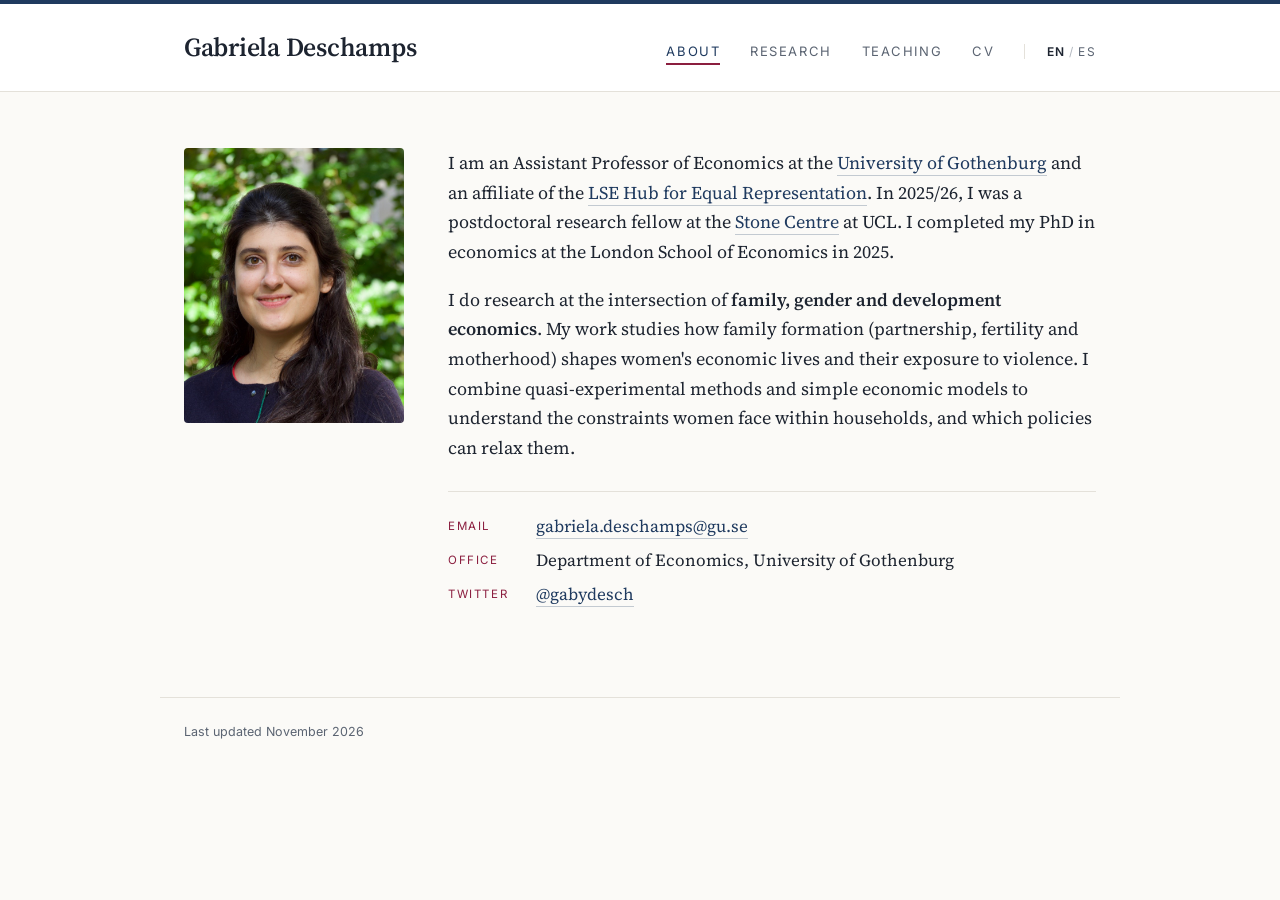
<file: index.html>
<!DOCTYPE html>
<html lang="en">
<head>
  <meta charset="utf-8">
  <meta name="viewport" content="width=device-width, initial-scale=1">
  <title>Gabriela Deschamps</title>
  <meta name="description" content="Gabriela Deschamps, Assistant Professor of Economics at the University of Gothenburg. Research in family, gender and development economics.">
  <link rel="alternate" hreflang="en" href="index.html">
  <link rel="alternate" hreflang="es" href="index-es.html">
  <link rel="preconnect" href="https://fonts.googleapis.com">
  <link rel="preconnect" href="https://fonts.gstatic.com" crossorigin>
  <link href="https://fonts.googleapis.com/css2?family=Inter:wght@400;500;600&family=Source+Serif+4:ital,opsz,wght@0,8..60,400;0,8..60,500;0,8..60,600;1,8..60,400&display=swap" rel="stylesheet">
  <link rel="stylesheet" href="style.css">
</head>
<body>
  <header class="site-header">
    <div class="inner">
      <a class="site-name" href="index.html">Gabriela Deschamps</a>
      <nav>
        <a href="index.html" class="active">About</a>
        <a href="research.html">Research</a>
        <a href="teaching.html">Teaching</a>
        <a href="cv.pdf">CV</a>
        <span class="lang"><span class="current">EN</span> / <a href="index-es.html" lang="es">ES</a></span>
      </nav>
    </div>
  </header>

  <main>
    <div class="about">
      <img class="portrait" src="Photo_GabrielaDeschamps.jpeg" alt="Portrait of Gabriela Deschamps">

      <div>
        <p>I am an Assistant Professor of Economics at the
          <a href="https://www.gu.se/en/school-business-economics-law/economics">University of Gothenburg</a>
          and an affiliate of the
          <a href="https://www.hubequalrep.org">LSE Hub for Equal Representation</a>.
          In 2025/26, I was a postdoctoral research fellow at the
          <a href="https://www.stone-econ.org/">Stone Centre</a> at UCL.
          I completed my PhD in economics at the London School of Economics in 2025.</p>

        <p>I do research at the intersection of <strong>family, gender and development economics</strong>.
          My work studies how family formation (partnership, fertility and motherhood) shapes women's
          economic lives and their exposure to violence. I combine quasi-experimental methods and simple
          economic models to understand the constraints women face within households, and which policies
          can relax them.</p>

        <dl class="contact">
          <dt>Email</dt>
          <dd><a href="mailto:gabriela.deschamps@gu.se">gabriela.deschamps@gu.se</a></dd>
          <dt>Office</dt>
          <dd>Department of Economics, University of Gothenburg</dd>
          <dt>Twitter</dt>
          <dd><a href="https://twitter.com/gabydesch">@gabydesch</a></dd>
        </dl>
      </div>
    </div>
  </main>

  <footer>Last updated November 2026</footer>
</body>
</html>
</file>
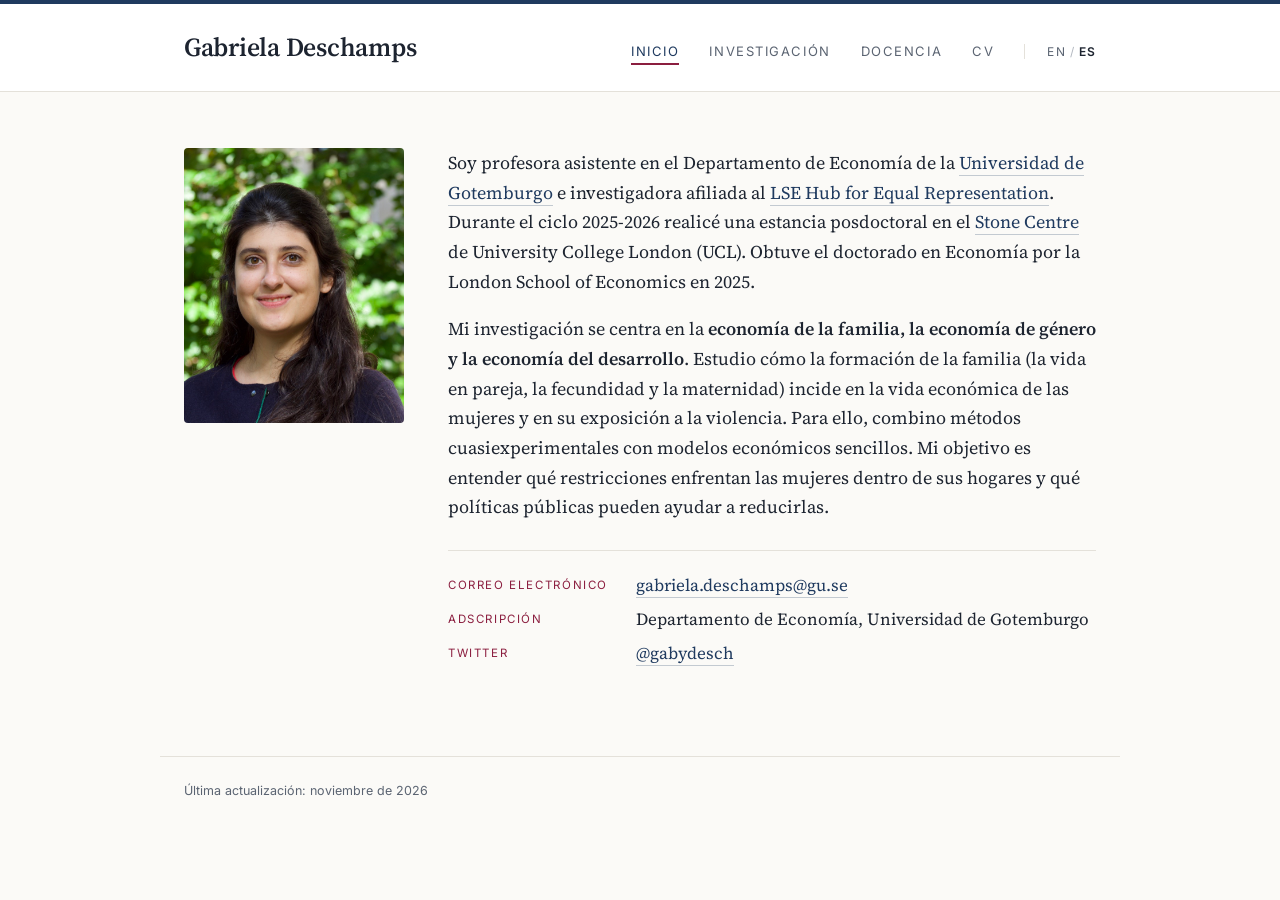
<file: index-es.html>
<!DOCTYPE html>
<html lang="es">
<head>
  <meta charset="utf-8">
  <meta name="viewport" content="width=device-width, initial-scale=1">
  <title>Gabriela Deschamps</title>
  <meta name="description" content="Gabriela Deschamps, profesora asistente de economía en la Universidad de Gotemburgo. Investigación en economía de la familia, de género y del desarrollo.">
  <link rel="alternate" hreflang="en" href="index.html">
  <link rel="alternate" hreflang="es" href="index-es.html">
  <link rel="preconnect" href="https://fonts.googleapis.com">
  <link rel="preconnect" href="https://fonts.gstatic.com" crossorigin>
  <link href="https://fonts.googleapis.com/css2?family=Inter:wght@400;500;600&family=Source+Serif+4:ital,opsz,wght@0,8..60,400;0,8..60,500;0,8..60,600;1,8..60,400&display=swap" rel="stylesheet">
  <link rel="stylesheet" href="style.css">
</head>
<body>
  <header class="site-header">
    <div class="inner">
      <a class="site-name" href="index-es.html">Gabriela Deschamps</a>
      <nav>
        <a href="index-es.html" class="active">Inicio</a>
        <a href="research-es.html">Investigación</a>
        <a href="teaching-es.html">Docencia</a>
        <a href="cv.pdf">CV</a>
        <span class="lang"><a href="index.html" lang="en">EN</a> / <span class="current">ES</span></span>
      </nav>
    </div>
  </header>

  <main>
    <div class="about">
      <img class="portrait" src="Photo_GabrielaDeschamps.jpeg" alt="Retrato de Gabriela Deschamps">

      <div>
        <p>Soy profesora asistente en el Departamento de Economía de la
          <a href="https://www.gu.se/en/school-business-economics-law/economics">Universidad de Gotemburgo</a>
          e investigadora afiliada al
          <a href="https://www.hubequalrep.org">LSE Hub for Equal Representation</a>.
          Durante el ciclo 2025-2026 realicé una estancia posdoctoral en el
          <a href="https://www.stone-econ.org/">Stone Centre</a> de University College London (UCL).
          Obtuve el doctorado en Economía por la London School of Economics en 2025.</p>

        <p>Mi investigación se centra en la <strong>economía de la familia, la economía de género y la economía del desarrollo</strong>.
          Estudio cómo la formación de la familia (la vida en pareja, la fecundidad y la maternidad) incide
          en la vida económica de las mujeres y en su exposición a la violencia. Para ello, combino
          métodos cuasiexperimentales con modelos económicos sencillos. Mi objetivo es entender qué
          restricciones enfrentan las mujeres dentro de sus hogares y qué políticas públicas pueden ayudar a
          reducirlas.</p>

        <dl class="contact">
          <dt>Correo electrónico</dt>
          <dd><a href="mailto:gabriela.deschamps@gu.se">gabriela.deschamps@gu.se</a></dd>
          <dt>Adscripción</dt>
          <dd>Departamento de Economía, Universidad de Gotemburgo</dd>
          <dt>Twitter</dt>
          <dd><a href="https://twitter.com/gabydesch">@gabydesch</a></dd>
        </dl>
      </div>
    </div>
  </main>

  <footer>Última actualización: noviembre de 2026</footer>
</body>
</html>
</file>
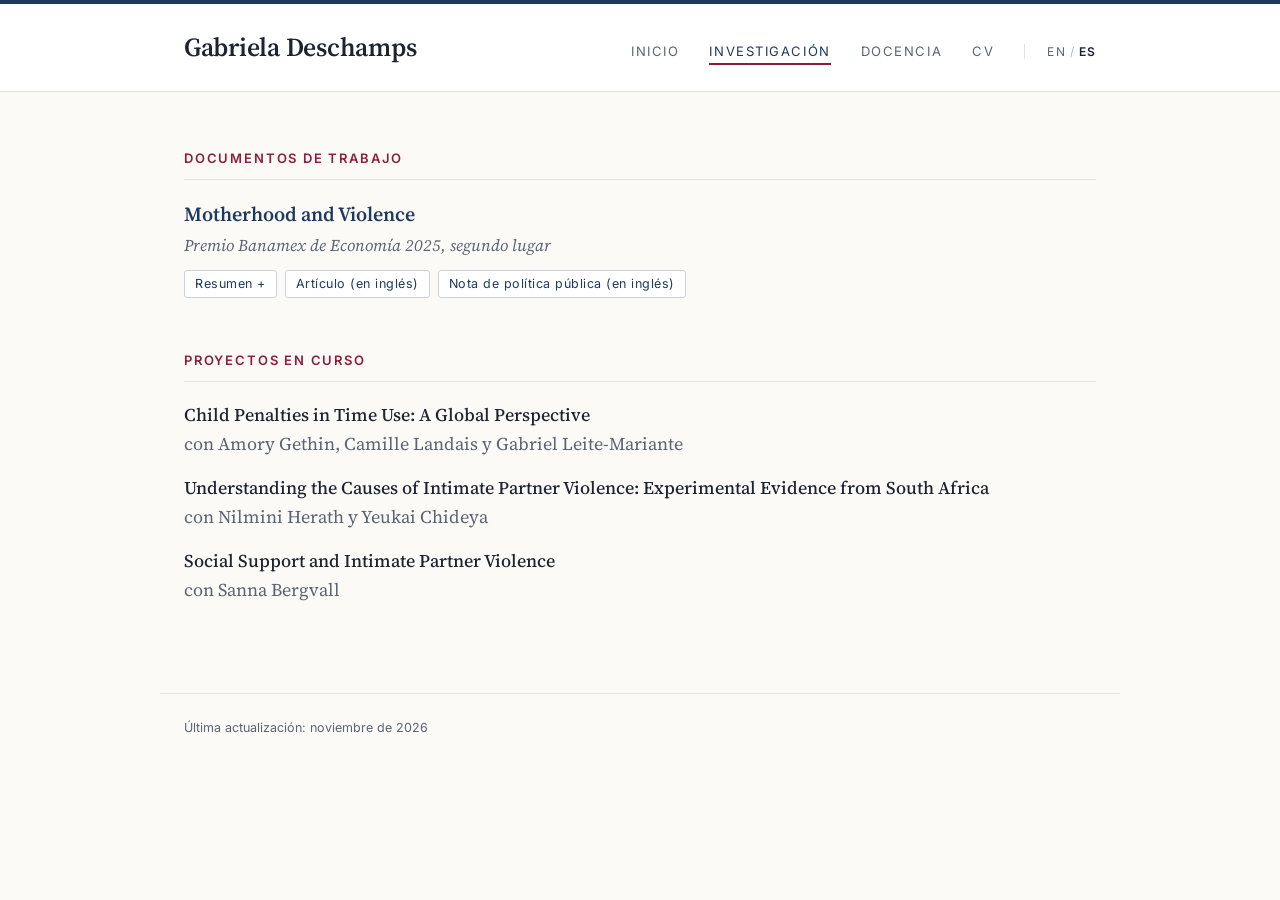
<file: research-es.html>
<!DOCTYPE html>
<html lang="es">
<head>
  <meta charset="utf-8">
  <meta name="viewport" content="width=device-width, initial-scale=1">
  <title>Investigación · Gabriela Deschamps</title>
  <meta name="description" content="Investigación de Gabriela Deschamps sobre maternidad, violencia de pareja y género en el desarrollo.">
  <link rel="alternate" hreflang="en" href="research.html">
  <link rel="alternate" hreflang="es" href="research-es.html">
  <link rel="preconnect" href="https://fonts.googleapis.com">
  <link rel="preconnect" href="https://fonts.gstatic.com" crossorigin>
  <link href="https://fonts.googleapis.com/css2?family=Inter:wght@400;500;600&family=Source+Serif+4:ital,opsz,wght@0,8..60,400;0,8..60,500;0,8..60,600;1,8..60,400&display=swap" rel="stylesheet">
  <link rel="stylesheet" href="style.css">
</head>
<body>
  <header class="site-header">
    <div class="inner">
      <a class="site-name" href="index-es.html">Gabriela Deschamps</a>
      <nav>
        <a href="index-es.html">Inicio</a>
        <a href="research-es.html" class="active">Investigación</a>
        <a href="teaching-es.html">Docencia</a>
        <a href="cv.pdf">CV</a>
        <span class="lang"><a href="research.html" lang="en">EN</a> / <span class="current">ES</span></span>
      </nav>
    </div>
  </header>

  <main>
    <section>
      <h2>Documentos de trabajo</h2>

      <article class="paper">
        <p class="paper-title" lang="en">
          <a href="https://drive.google.com/file/d/1K6XHh_PpdOLtD5CjHqZ3EwWHlTZFZ8nu/view?usp=drive_link">Motherhood and Violence</a>
        </p>
        <p class="note">Premio Banamex de Economía 2025, segundo lugar</p>
        <div class="links">
          <button class="btn" type="button" aria-expanded="false" aria-controls="abs-motherhood">Resumen</button>
          <a class="btn" href="https://drive.google.com/file/d/1K6XHh_PpdOLtD5CjHqZ3EwWHlTZFZ8nu/view?usp=drive_link">Artículo (en inglés)</a>
          <a class="btn" href="https://ucleconbrief.co.uk/2026/11/19/why-mothers-face-more-violence-from-their-partners-evidence-from-mexico/">Nota de política pública (en inglés)</a>
        </div>
        <div class="abstract-text" id="abs-motherhood" hidden>
          Entender por qué las mujeres sufren violencia de pareja es fundamental para poder prevenirla. Que una
          mujer viva violencia depende de dos cosas: de que su pareja ejerza violencia, y de que ella permanezca en
          esa relación. Distinguir entre estos mecanismos es importante para diseñar políticas efectivas, pero
          no es posible hacerlo con las medidas de violencia utilizadas habitualmente. En este trabajo propongo
          un marco teórico y empírico para distinguirlos, y lo aplico al contexto de la maternidad, donde la
          violencia de pareja suele aumentar. Desarrollo un modelo simple que genera predicciones distintas para
          cada mecanismo, y las contrasto con datos mexicanos que registran no solo la violencia actual, sino
          también el historial de violencia y separación con parejas anteriores. Para establecer causalidad,
          utilizo la apertura de farmacias como un cambio inesperado en el acceso a anticonceptivos. Encuentro
          que la maternidad aumenta la probabilidad de que una mujer sufra violencia, pero no porque los hombres
          se vuelvan violentos, sino porque la maternidad dificulta que las mujeres salgan de relaciones
          abusivas.
        </div>
      </article>
    </section>

    <section>
      <h2>Proyectos en curso</h2>
      <ul class="wip-list">
        <li>
          <p class="paper-title" lang="en">Child Penalties in Time Use: A Global Perspective</p>
          <p class="coauthors">con Amory Gethin, Camille Landais y Gabriel Leite-Mariante</p>
        </li>
        <li>
          <p class="paper-title" lang="en">Understanding the Causes of Intimate Partner Violence: Experimental Evidence from South Africa</p>
          <p class="coauthors">con Nilmini Herath y Yeukai Chideya</p>
        </li>
        <li>
          <p class="paper-title" lang="en">Social Support and Intimate Partner Violence</p>
          <p class="coauthors">con Sanna Bergvall</p>
        </li>
      </ul>
    </section>
  </main>

  <footer>Última actualización: noviembre de 2026</footer>

  <script>
    document.querySelectorAll('button[aria-controls]').forEach(function (btn) {
      btn.addEventListener('click', function () {
        var panel = document.getElementById(btn.getAttribute('aria-controls'));
        var open = btn.getAttribute('aria-expanded') === 'true';
        btn.setAttribute('aria-expanded', String(!open));
        panel.hidden = open;
      });
    });
  </script>
</body>
</html>
</file>
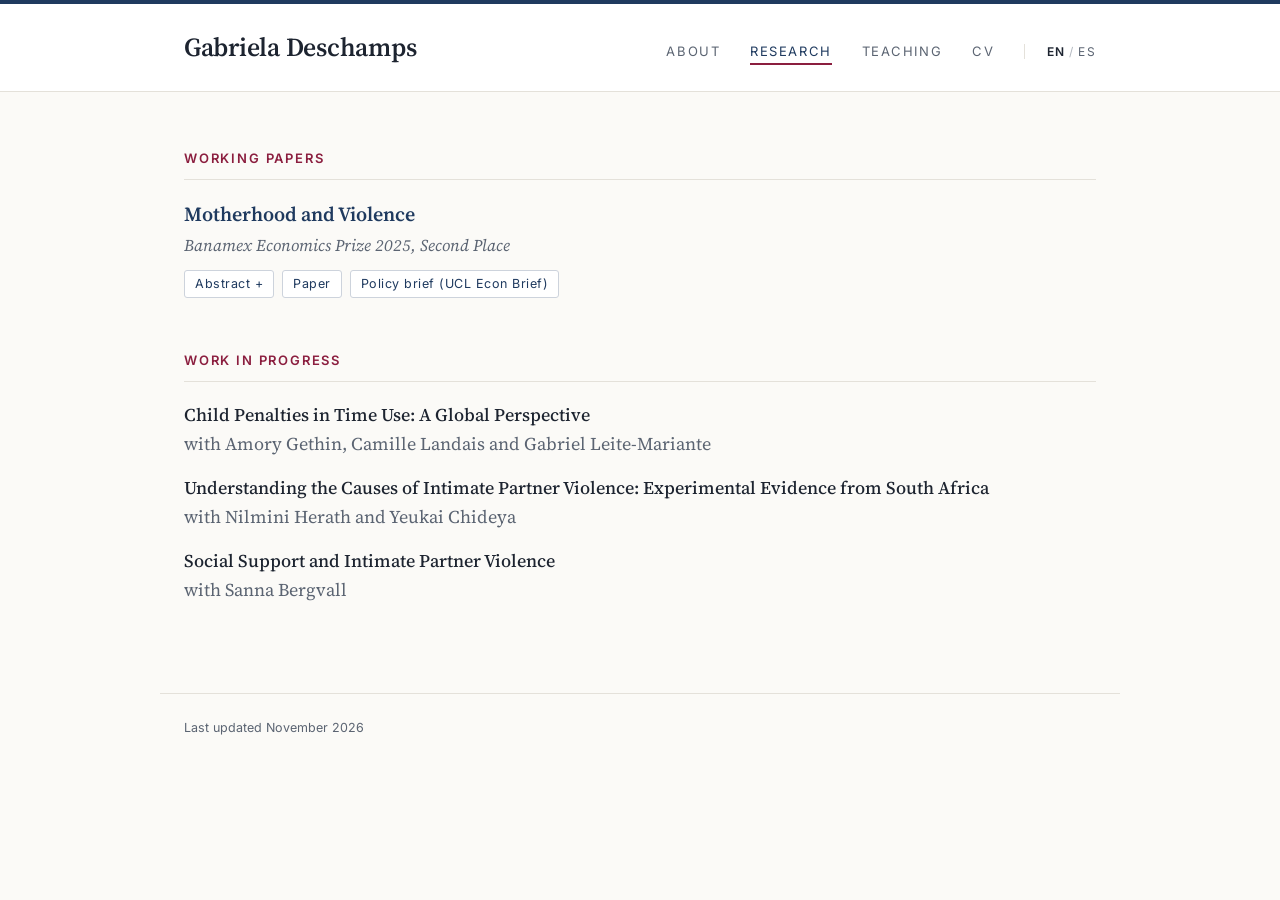
<file: research.html>
<!DOCTYPE html>
<html lang="en">
<head>
  <meta charset="utf-8">
  <meta name="viewport" content="width=device-width, initial-scale=1">
  <title>Research · Gabriela Deschamps</title>
  <meta name="description" content="Research by Gabriela Deschamps on motherhood, intimate partner violence and gender in development.">
  <link rel="alternate" hreflang="en" href="research.html">
  <link rel="alternate" hreflang="es" href="research-es.html">
  <link rel="preconnect" href="https://fonts.googleapis.com">
  <link rel="preconnect" href="https://fonts.gstatic.com" crossorigin>
  <link href="https://fonts.googleapis.com/css2?family=Inter:wght@400;500;600&family=Source+Serif+4:ital,opsz,wght@0,8..60,400;0,8..60,500;0,8..60,600;1,8..60,400&display=swap" rel="stylesheet">
  <link rel="stylesheet" href="style.css">
</head>
<body>
  <header class="site-header">
    <div class="inner">
      <a class="site-name" href="index.html">Gabriela Deschamps</a>
      <nav>
        <a href="index.html">About</a>
        <a href="research.html" class="active">Research</a>
        <a href="teaching.html">Teaching</a>
        <a href="cv.pdf">CV</a>
        <span class="lang"><span class="current">EN</span> / <a href="research-es.html" lang="es">ES</a></span>
      </nav>
    </div>
  </header>

  <main>
    <section>
      <h2>Working Papers</h2>

      <article class="paper">
        <p class="paper-title">
          <a href="https://drive.google.com/file/d/1K6XHh_PpdOLtD5CjHqZ3EwWHlTZFZ8nu/view?usp=drive_link">Motherhood and Violence</a>
        </p>
        <p class="note">Banamex Economics Prize 2025, Second Place</p>
        <div class="links">
          <button class="btn" type="button" aria-expanded="false" aria-controls="abs-motherhood">Abstract</button>
          <a class="btn" href="https://drive.google.com/file/d/1K6XHh_PpdOLtD5CjHqZ3EwWHlTZFZ8nu/view?usp=drive_link">Paper</a>
          <a class="btn" href="https://ucleconbrief.co.uk/2026/11/19/why-mothers-face-more-violence-from-their-partners-evidence-from-mexico/">Policy brief (UCL Econ Brief)</a>
        </div>
        <div class="abstract-text" id="abs-motherhood" hidden>
          Intimate Partner Violence (IPV) is pervasive across countries and especially common among mothers.
          This paper establishes a causal relationship between motherhood and violence and provides evidence
          on two channels: (i) that motherhood causes men to exert violence, or (ii) that motherhood makes
          women more likely to stay with a violent partner. A simple model shows that both channels can
          increase IPV after motherhood, and they can be empirically disentangled using data that record past
          violence and separation histories. Using survey data from Mexico with these characteristics, I first
          document that motherhood is associated with a higher probability of current violence and a lower
          probability of leaving, but find no relationship between motherhood and men’s violent behavior.
          Causal evidence also supports the second channel. Using pharmacy openings as a shock to fertility,
          I find that motherhood increases IPV exposure entirely driven by changes in exit behavior. My results
          suggest that policies that strengthen women’s control over fertility can reduce IPV by enabling them
          to leave violent relationships before they are locked in by motherhood.
        </div>
      </article>
    </section>

    <section>
      <h2>Work in Progress</h2>
      <ul class="wip-list">
        <li>
          <p class="paper-title">Child Penalties in Time Use: A Global Perspective</p>
          <p class="coauthors">with Amory Gethin, Camille Landais and Gabriel Leite-Mariante</p>
        </li>
        <li>
          <p class="paper-title">Understanding the Causes of Intimate Partner Violence: Experimental Evidence from South Africa</p>
          <p class="coauthors">with Nilmini Herath and Yeukai Chideya</p>
        </li>
        <li>
          <p class="paper-title">Social Support and Intimate Partner Violence</p>
          <p class="coauthors">with Sanna Bergvall</p>
        </li>
      </ul>
    </section>
  </main>

  <footer>Last updated November 2026</footer>

  <script>
    document.querySelectorAll('button[aria-controls]').forEach(function (btn) {
      btn.addEventListener('click', function () {
        var panel = document.getElementById(btn.getAttribute('aria-controls'));
        var open = btn.getAttribute('aria-expanded') === 'true';
        btn.setAttribute('aria-expanded', String(!open));
        panel.hidden = open;
      });
    });
  </script>
</body>
</html>
</file>
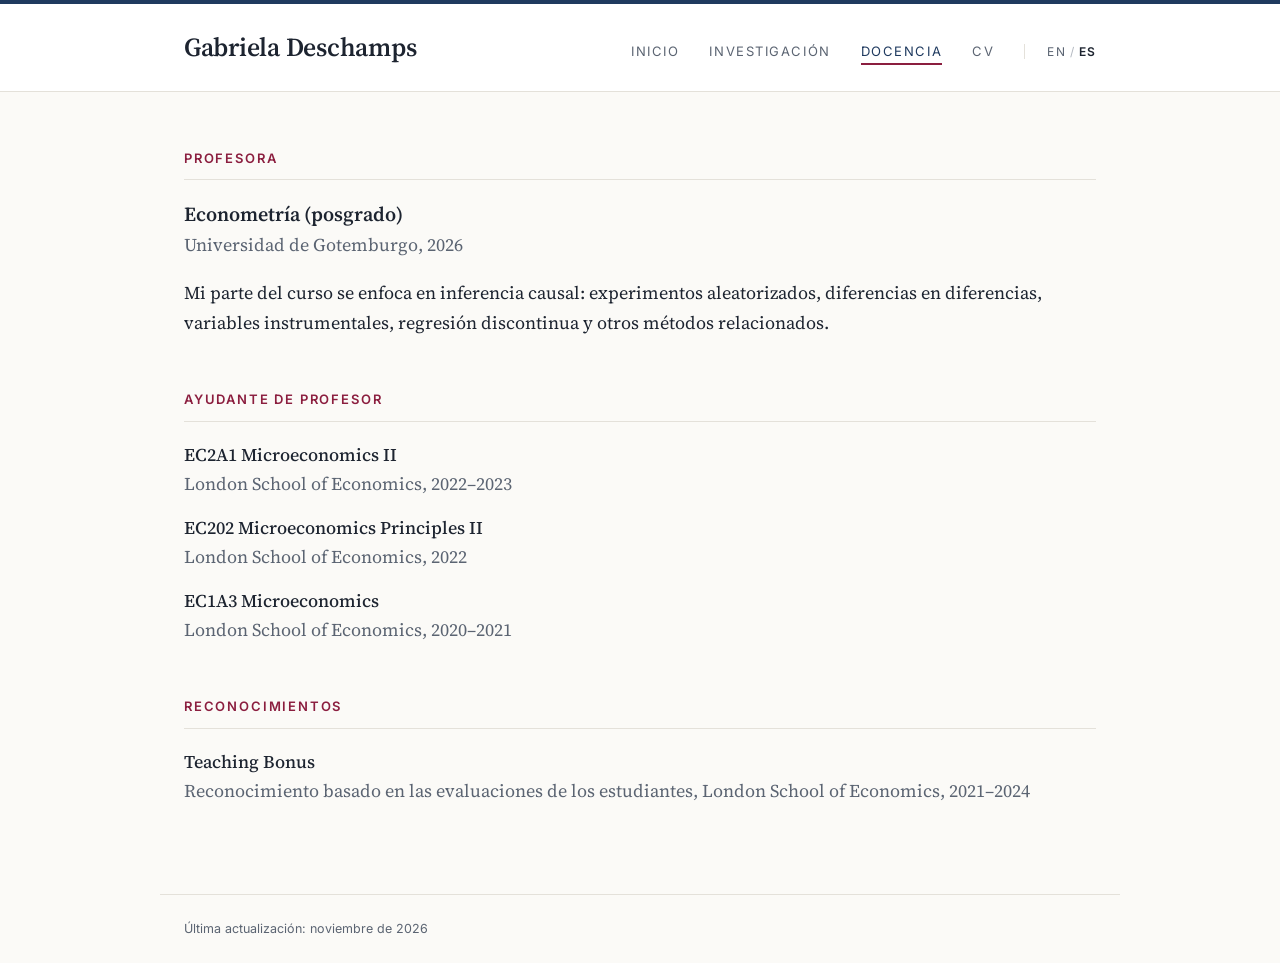
<file: teaching-es.html>
<!DOCTYPE html>
<html lang="es">
<head>
  <meta charset="utf-8">
  <meta name="viewport" content="width=device-width, initial-scale=1">
  <title>Docencia · Gabriela Deschamps</title>
  <meta name="description" content="Docencia de Gabriela Deschamps, incluyendo econometría de posgrado e inferencia causal en la Universidad de Gotemburgo.">
  <link rel="alternate" hreflang="en" href="teaching.html">
  <link rel="alternate" hreflang="es" href="teaching-es.html">
  <link rel="preconnect" href="https://fonts.googleapis.com">
  <link rel="preconnect" href="https://fonts.gstatic.com" crossorigin>
  <link href="https://fonts.googleapis.com/css2?family=Inter:wght@400;500;600&family=Source+Serif+4:ital,opsz,wght@0,8..60,400;0,8..60,500;0,8..60,600;1,8..60,400&display=swap" rel="stylesheet">
  <link rel="stylesheet" href="style.css">
</head>
<body>
  <header class="site-header">
    <div class="inner">
      <a class="site-name" href="index-es.html">Gabriela Deschamps</a>
      <nav>
        <a href="index-es.html">Inicio</a>
        <a href="research-es.html">Investigación</a>
        <a href="teaching-es.html" class="active">Docencia</a>
        <a href="cv.pdf">CV</a>
        <span class="lang"><a href="teaching.html" lang="en">EN</a> / <span class="current">ES</span></span>
      </nav>
    </div>
  </header>

  <main>
    <section>
      <h2>Profesora</h2>

      <article class="paper">
        <p class="paper-title">Econometría (posgrado)</p>
        <p class="coauthors">Universidad de Gotemburgo, 2026</p>
        <p>Mi parte del curso se enfoca en inferencia causal: experimentos aleatorizados, diferencias en diferencias,
          variables instrumentales, regresión discontinua y otros métodos relacionados.</p>
      </article>
    </section>

    <section>
      <h2>Ayudante de profesor</h2>
      <ul class="wip-list">
        <li>
          <p class="paper-title" lang="en">EC2A1 Microeconomics II</p>
          <p class="coauthors">London School of Economics, 2022–2023</p>
        </li>
        <li>
          <p class="paper-title" lang="en">EC202 Microeconomics Principles II</p>
          <p class="coauthors">London School of Economics, 2022</p>
        </li>
        <li>
          <p class="paper-title" lang="en">EC1A3 Microeconomics</p>
          <p class="coauthors">London School of Economics, 2020–2021</p>
        </li>
      </ul>
    </section>

    <section>
      <h2>Reconocimientos</h2>
      <ul class="wip-list">
        <li>
          <p class="paper-title" lang="en">Teaching Bonus</p>
          <p class="coauthors">Reconocimiento basado en las evaluaciones de los estudiantes, London School of Economics, 2021–2024</p>
        </li>
      </ul>
    </section>
  </main>

  <footer>Última actualización: noviembre de 2026</footer>

</body>
</html>
</file>
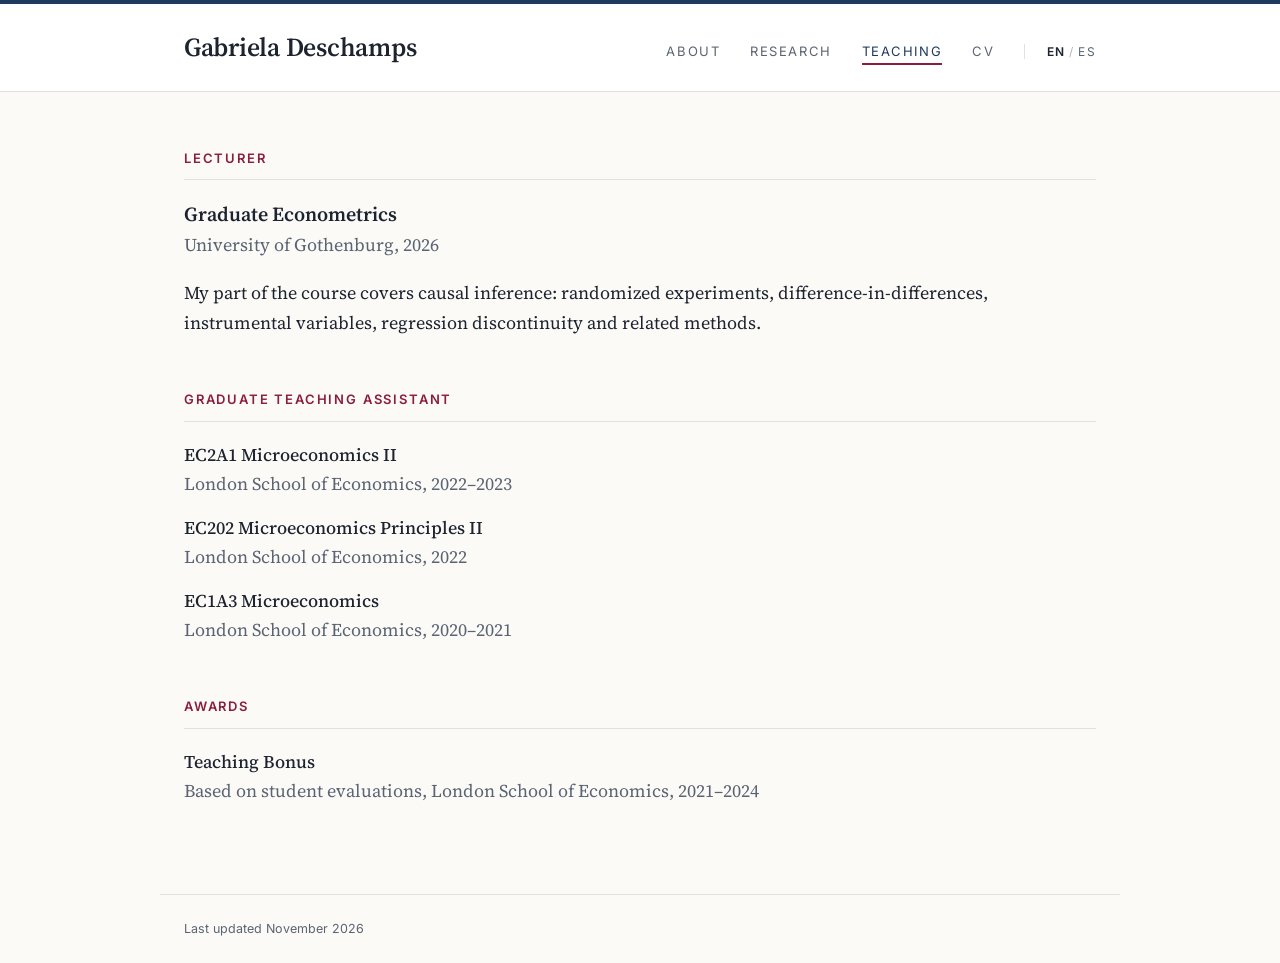
<file: teaching.html>
<!DOCTYPE html>
<html lang="en">
<head>
  <meta charset="utf-8">
  <meta name="viewport" content="width=device-width, initial-scale=1">
  <title>Teaching · Gabriela Deschamps</title>
  <meta name="description" content="Teaching by Gabriela Deschamps, including graduate econometrics and causal inference at the University of Gothenburg.">
  <link rel="alternate" hreflang="en" href="teaching.html">
  <link rel="alternate" hreflang="es" href="teaching-es.html">
  <link rel="preconnect" href="https://fonts.googleapis.com">
  <link rel="preconnect" href="https://fonts.gstatic.com" crossorigin>
  <link href="https://fonts.googleapis.com/css2?family=Inter:wght@400;500;600&family=Source+Serif+4:ital,opsz,wght@0,8..60,400;0,8..60,500;0,8..60,600;1,8..60,400&display=swap" rel="stylesheet">
  <link rel="stylesheet" href="style.css">
</head>
<body>
  <header class="site-header">
    <div class="inner">
      <a class="site-name" href="index.html">Gabriela Deschamps</a>
      <nav>
        <a href="index.html">About</a>
        <a href="research.html">Research</a>
        <a href="teaching.html" class="active">Teaching</a>
        <a href="cv.pdf">CV</a>
        <span class="lang"><span class="current">EN</span> / <a href="teaching-es.html" lang="es">ES</a></span>
      </nav>
    </div>
  </header>

  <main>
    <section>
      <h2>Lecturer</h2>

      <article class="paper">
        <p class="paper-title">Graduate Econometrics</p>
        <p class="coauthors">University of Gothenburg, 2026</p>
        <p>My part of the course covers causal inference: randomized experiments, difference-in-differences,
          instrumental variables, regression discontinuity and related methods.</p>
      </article>
    </section>

    <section>
      <h2>Graduate Teaching Assistant</h2>
      <ul class="wip-list">
        <li>
          <p class="paper-title">EC2A1 Microeconomics II</p>
          <p class="coauthors">London School of Economics, 2022–2023</p>
        </li>
        <li>
          <p class="paper-title">EC202 Microeconomics Principles II</p>
          <p class="coauthors">London School of Economics, 2022</p>
        </li>
        <li>
          <p class="paper-title">EC1A3 Microeconomics</p>
          <p class="coauthors">London School of Economics, 2020–2021</p>
        </li>
      </ul>
    </section>

    <section>
      <h2>Awards</h2>
      <ul class="wip-list">
        <li>
          <p class="paper-title">Teaching Bonus</p>
          <p class="coauthors">Based on student evaluations, London School of Economics, 2021–2024</p>
        </li>
      </ul>
    </section>
  </main>

  <footer>Last updated November 2026</footer>

</body>
</html>
</file>
<file: style.css>
/* Palette: ink navy text, navy links, burgundy accent for small labels */
:root {
  --bg: #fbfaf7;
  --text: #1d2430;
  --muted: #5b6472;
  --link: #1f3a5f;
  --link-hover: #8b1e3f;
  --accent: #8b1e3f;
  --rule: #e4e1da;
  --serif: "Source Serif 4", Georgia, "Times New Roman", serif;
  --sans: "Inter", -apple-system, BlinkMacSystemFont, "Segoe UI", sans-serif;
}

* { box-sizing: border-box; }

html { -webkit-text-size-adjust: 100%; }

body {
  margin: 0;
  background: var(--bg);
  color: var(--text);
  font-family: var(--serif);
  font-size: 18px;
  line-height: 1.65;
}

a {
  color: var(--link);
  text-decoration: none;
  border-bottom: 1px solid rgba(31, 58, 95, 0.25);
  transition: color .15s, border-color .15s;
}
a:hover { color: var(--link-hover); border-bottom-color: var(--link-hover); }

/* ---------- Header ---------- */
.site-header {
  border-top: 4px solid var(--link);
  border-bottom: 1px solid var(--rule);
  background: #fff;
}
.site-header .inner {
  max-width: 960px;
  margin: 0 auto;
  padding: 22px 24px;
  display: flex;
  align-items: baseline;
  justify-content: space-between;
  gap: 16px;
  flex-wrap: wrap;
}
.site-name {
  font-size: 26px;
  font-weight: 600;
  color: var(--text);
  border: 0;
  letter-spacing: -0.01em;
}
.site-name:hover { color: var(--text); }
nav a {
  font-family: var(--sans);
  font-size: 13px;
  letter-spacing: 0.12em;
  text-transform: uppercase;
  color: var(--muted);
  border: 0;
  margin-left: 26px;
  padding-bottom: 4px;
}
nav a:first-child { margin-left: 0; }
nav a:hover { color: var(--link); }
.lang {
  font-family: var(--sans);
  font-size: 12px;
  letter-spacing: 0.08em;
  color: #b3b8c0;
  margin-left: 26px;
  padding-left: 22px;
  border-left: 1px solid var(--rule);
}
.lang a { margin-left: 0; font-size: 12px; }
.lang .current { color: var(--text); font-weight: 600; }
nav a.active { color: var(--link); border-bottom: 2px solid var(--accent); }

/* ---------- Layout ---------- */
main {
  max-width: 960px;
  margin: 0 auto;
  padding: 56px 24px 72px;
}

/* ---------- About ---------- */
.about {
  display: grid;
  grid-template-columns: 220px 1fr;
  gap: 44px;
  align-items: start;
}
.portrait {
  width: 220px;
  aspect-ratio: 4 / 5;
  object-fit: cover;
  object-position: 42% 40%;
  border-radius: 4px;
  display: block;
  background: #e9e6df;
}
.about p { margin: 0 0 1em; }
.about strong { font-weight: 600; }

.contact {
  margin-top: 28px;
  padding-top: 20px;
  border-top: 1px solid var(--rule);
  display: grid;
  grid-template-columns: max-content 1fr;
  column-gap: 28px;
  row-gap: 6px;
  font-size: 17px;
}
.contact dt {
  font-family: var(--sans);
  font-size: 11.5px;
  letter-spacing: 0.14em;
  text-transform: uppercase;
  color: var(--accent);
  padding-top: 5px;
}
.contact dd { margin: 0; }

/* ---------- Research ---------- */
h2 {
  font-family: var(--sans);
  font-size: 13px;
  font-weight: 600;
  letter-spacing: 0.14em;
  text-transform: uppercase;
  color: var(--accent);
  margin: 0 0 20px;
  padding-bottom: 10px;
  border-bottom: 1px solid var(--rule);
}
section + section { margin-top: 52px; }

.paper { margin-bottom: 30px; }
.paper-title {
  font-size: 20px;
  font-weight: 600;
  line-height: 1.4;
  margin: 0;
}
.paper-title a { border-bottom-color: transparent; }
.paper-title a:hover { border-bottom-color: var(--link-hover); }
.coauthors { color: var(--muted); margin: 2px 0 0; }
.note {
  font-style: italic;
  color: var(--muted);
  margin: 4px 0 0;
  font-size: 16.5px;
}

.links {
  margin-top: 10px;
  display: flex;
  flex-wrap: wrap;
  gap: 8px;
  align-items: center;
}
.btn {
  font-family: var(--sans);
  font-size: 12.5px;
  letter-spacing: 0.04em;
  color: var(--link);
  border: 1px solid #cdd3dc;
  border-radius: 3px;
  padding: 3px 10px;
  background: #fff;
  cursor: pointer;
  line-height: 1.6;
}
.btn:hover {
  border-color: var(--link-hover);
  color: var(--link-hover);
}
button.btn::after { content: " +"; }
button.btn[aria-expanded="true"]::after { content: " −"; }

.abstract-text {
  margin: 10px 0 0;
  padding: 14px 18px;
  background: #fff;
  border-left: 3px solid var(--rule);
  font-size: 16.5px;
  line-height: 1.6;
}

.wip-list { list-style: none; padding: 0; margin: 0; }
.wip-list li { margin-bottom: 16px; }
.wip-list .paper-title { font-size: 18px; font-weight: 500; }

/* ---------- Footer ---------- */
footer {
  max-width: 960px;
  margin: 0 auto;
  padding: 24px;
  border-top: 1px solid var(--rule);
  font-family: var(--sans);
  font-size: 12.5px;
  color: var(--muted);
}

/* ---------- Mobile ---------- */
@media (max-width: 720px) {
  body { font-size: 17px; }
  main { padding: 36px 20px 56px; }
  .about { grid-template-columns: minmax(0, 1fr); gap: 28px; }
  .portrait { width: 100%; max-width: 320px; aspect-ratio: 4 / 3; object-position: 45% 40%; }
  .site-header .inner { padding: 20px; }
  nav { display: flex; flex-wrap: wrap; align-items: baseline; gap: 6px 11px; }
  nav a { margin-left: 0; font-size: 12px; letter-spacing: 0.05em; }
  .lang { margin-left: 0; padding-left: 0; border-left: 0; white-space: nowrap; letter-spacing: 0.04em; }
}
</file>
